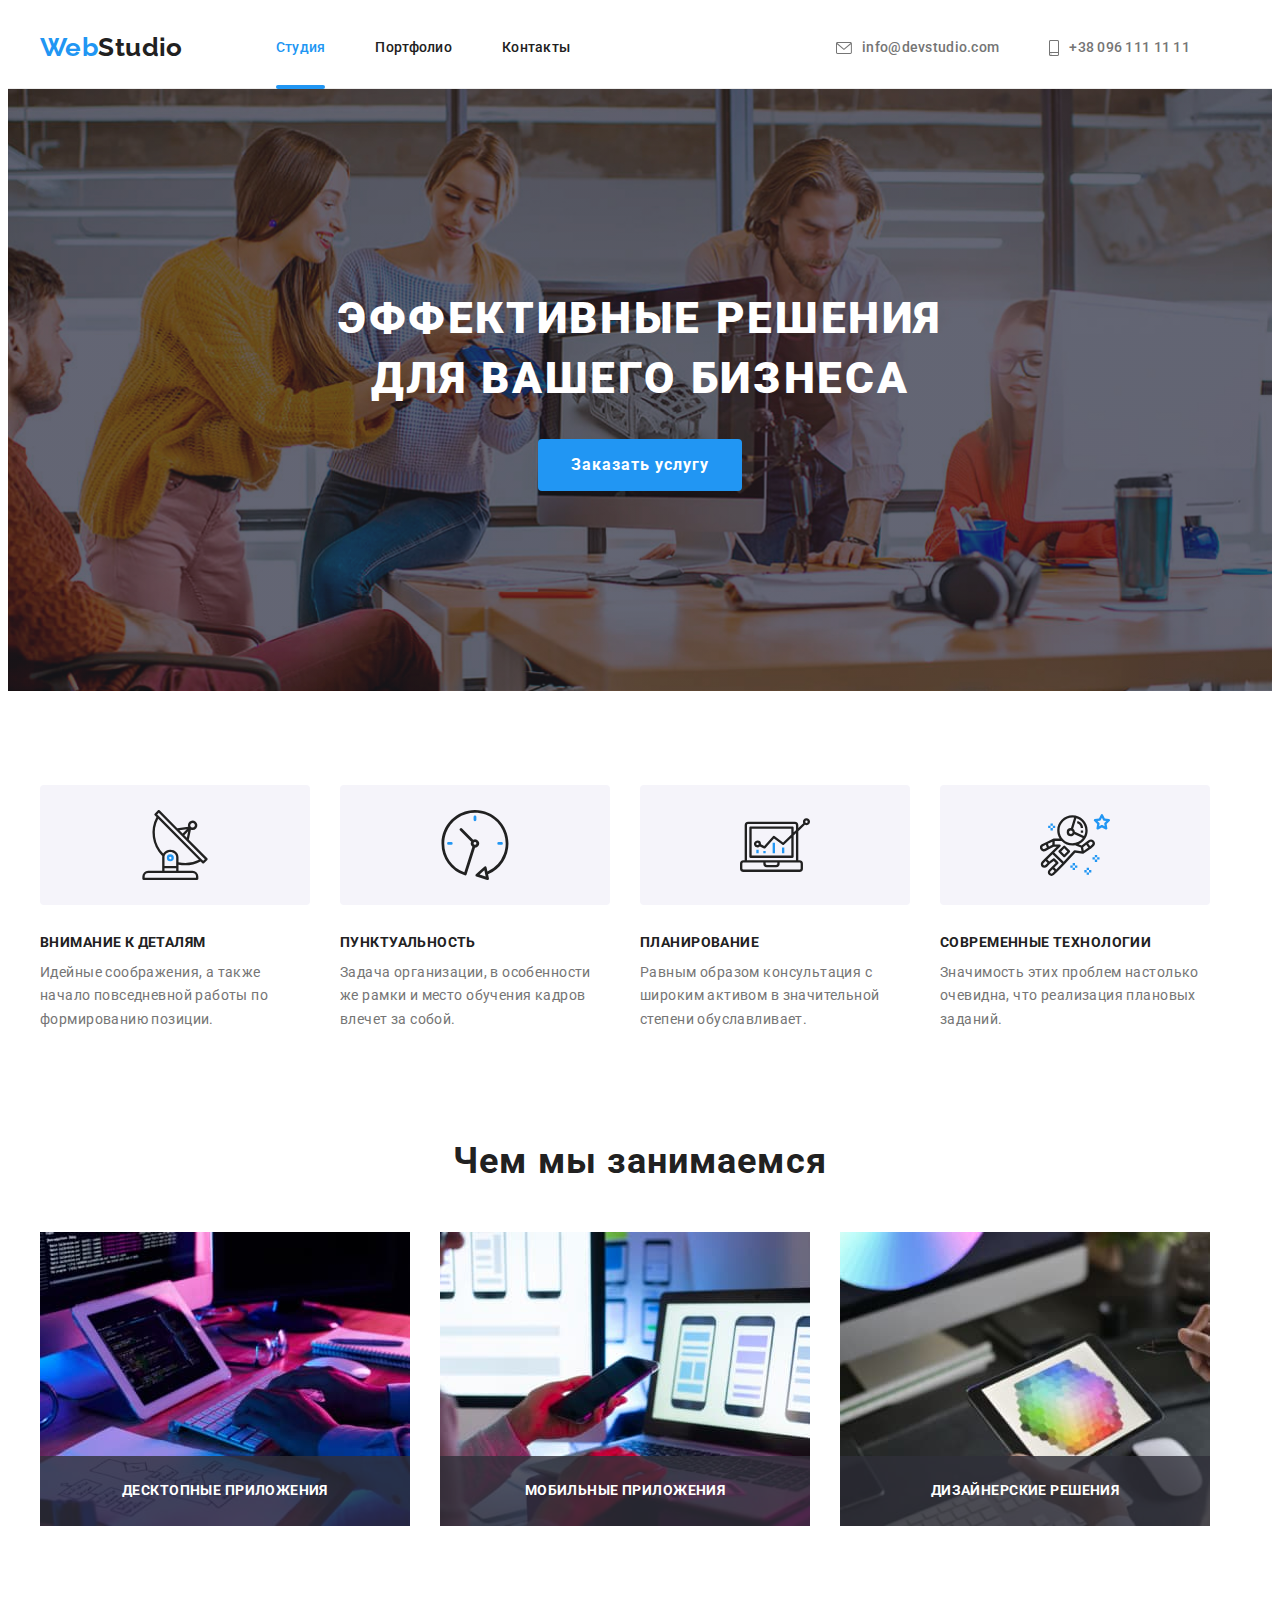
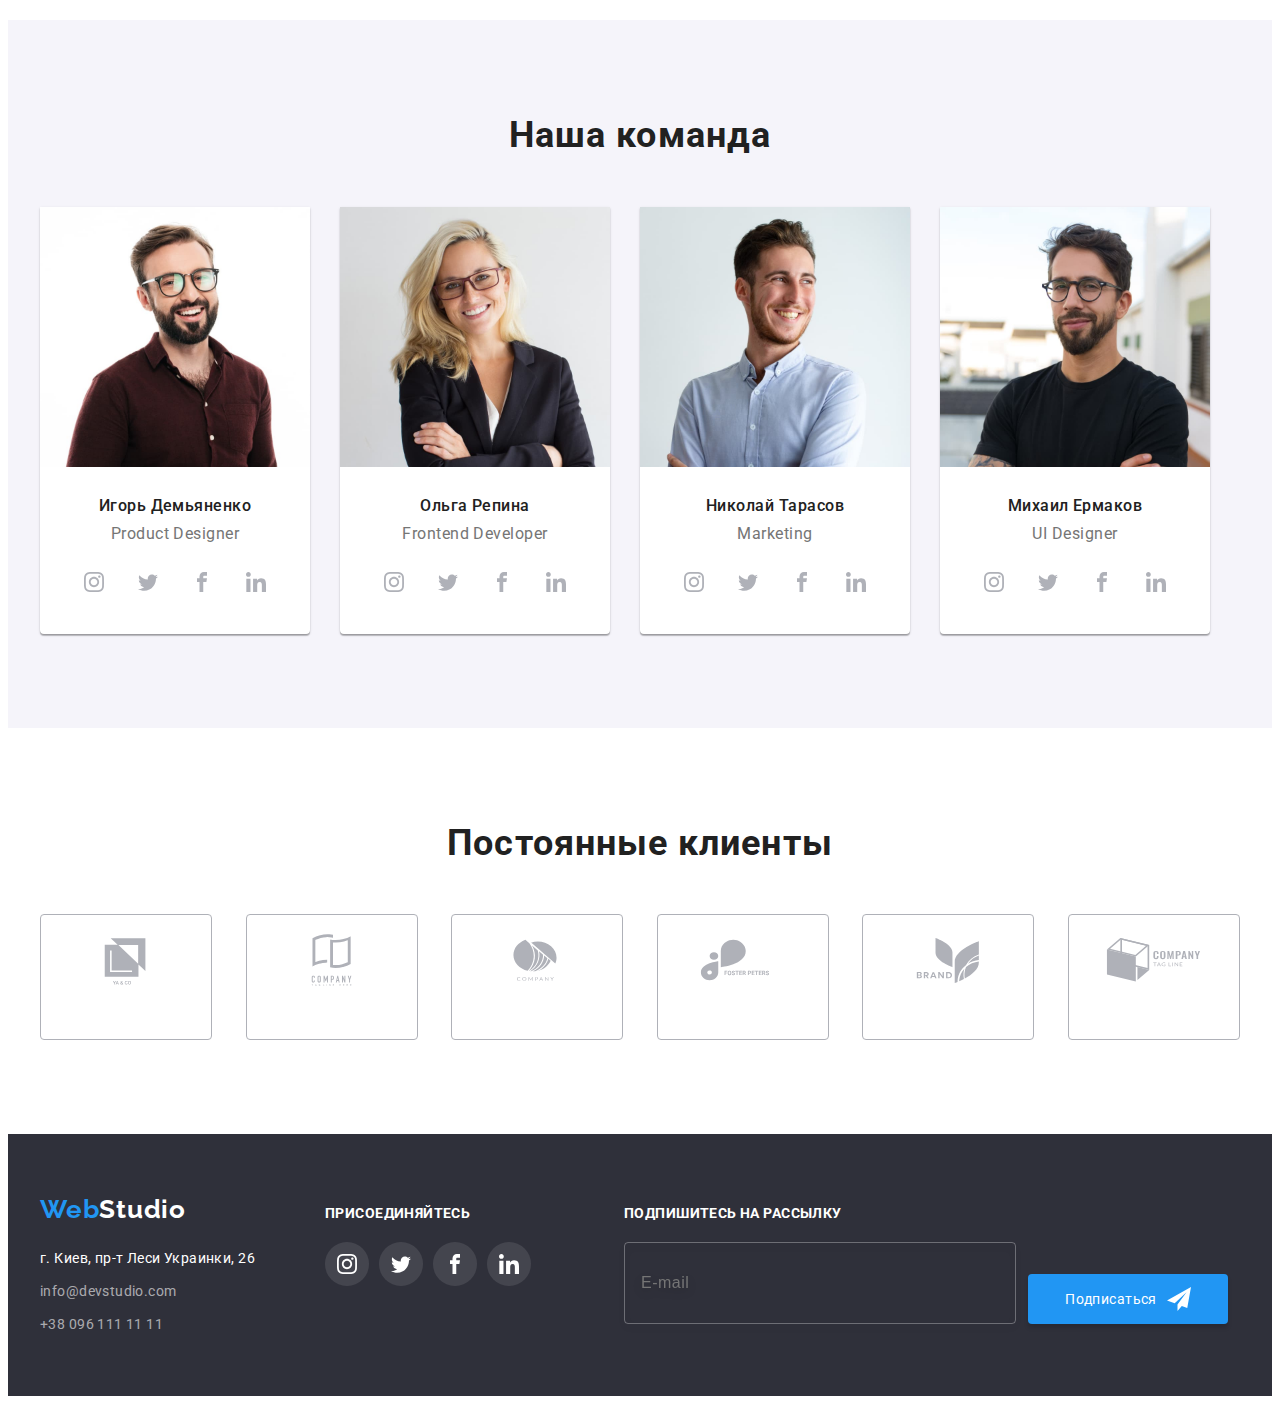
<file: index.html>
<!DOCTYPE html>
<html lang="ru">
<head>
    <meta charset="UTF-8">
    <meta http-equiv="X-UA-Compatible" content="IE=edge">
    <meta name="viewport" content="width=device-width, initial-scale=1.0">
    <title>Главная страница</title>
    <link href="https://fonts.googleapis.com/css2?family=Raleway:wght@700&family=Roboto:wght@400;500;700;900&display=swap" rel="stylesheet">
    <link rel="stylesheet" href="https://cdnjs.cloudflare.com/ajax/libs/modern-normalize/1.1.0/modern-normalize.min.css" integrity="sha512-wpPYUAdjBVSE4KJnH1VR1HeZfpl1ub8YT/NKx4PuQ5NmX2tKuGu6U/JRp5y+Y8XG2tV+wKQpNHVUX03MfMFn9Q==" crossorigin="anonymous" referrerpolicy="no-referrer" />
    <link rel="stylesheet" href="./css/main.min.css">
</head>
<body>
   
    <!-- Шапка сайта -->
    <header class="header">
        <div class="container">
            <nav class="nav">
                <a href="./index.html" class="nav__logo">Web<span class="nav__logo--second-part">Studio</span></a>

                <ul class="site-nav">
                    <li class="site-nav__item item"><a href="./index.html" class="site-nav__link list current">Студия
                    </a></li>
                    <li class="site-nav__item item"><a href="./portfolio.html" class="site-nav__link list">Портфолио</a></li>
                    <li class="site-nav__item item"><a href="" class="site-nav__link list">Контакты</a></li>
                </ul>
            </nav>

            <ul class="contact-nav">
                <li class="contact-nav__item item"><a href="mailto:info@devstudio.com" class="contact-nav__link list">
                    <svg class="contact-nav__icon" width="16" height="12">
                        <use href="./images/icons.svg#icon-envelope"></use>
                      </svg>
                    info@devstudio.com</a></li>
                <li class="contact-nav__item item"><a href="tel:380961111111" class="contact-nav__link list">
                    <svg class="contact-nav__icon" width="10" height="16">
                        <use href="./images/icons.svg#icon-smartphone"></use>
                    </svg>
                    +38 096 111 11 11</a></li>
            </ul>

        </div>
    </header>


    <main>

        <!-- Эффективные решения для вашего бизнеса -->
        <section class="hero">
            <div class="container">
                <h1 class="hero__title">Эффективные решения для вашего бизнеса</h1>
                <button type="button" class="hero__button button" data-modal-open>Заказать услугу</button>
            </div>
        </section>

        <!-- Особенности -->
        <section class="feature">
            <div class="container">
                <h2 class="section-title visually-hidden">Особенности</h2>
                <ul class="feature__list">
                    <li class="feature__item item">
                        <div class="svg-container">
                            <svg class="svg-container__icon" width="70" height="70">
                                <use href="./images/icons.svg#icon-antenna"></use>
                            </svg>
                        </div>
                        <h3 class="feature__title">Внимание к деталям</h3>
                        <p class="feature__paragraph">Идейные соображения, а также начало повседневной работы по формированию позиции.</p>
                    </li>
                    <li class="feature__item item">
                        <div class="svg-container">
                            <svg class="svg-container__icon" width="70" height="70">
                                <use href="./images/icons.svg#icon-clock"></use>
                            </svg>
                        </div>
                        <h3 class="feature__title">Пунктуальность</h3>
                        <p class="feature__paragraph">Задача организации, в особенности же рамки и место обучения кадров влечет за собой.</p>
                    </li>
                    <li class="feature__item item">
                        <div class="svg-container">
                            <svg class="svg-container__icon" width="70" height="70">
                                <use href="./images/icons.svg#icon-diagram"></use>
                            </svg>
                        </div>
                        <h3 class="feature__title">Планирование</h3>
                        <p class="feature__paragraph">Равным образом консультация с широким активом в значительной степени обуславливает.</p>
                    </li>
                    <li class="feature__item item">
                        <div class="svg-container">
                            <svg class="svg-container__icon" width="70" height="70">
                                <use href="./images/icons.svg#icon-astronaut"></use>
                            </svg>
                        </div>
                        <h3 class="feature__title">Современные технологии</h3>
                        <p class="feature__paragraph">Значимость этих проблем настолько очевидна, что реализация плановых заданий.</p>
                    </li>
                </ul>
            </div>
        </section>

        <!-- Чем мы занимаемся -->
        <section class="profession">
            <div class="container">
                <h2 class="section-title">Чем мы занимаемся</h2>
                <ul class="profession__list">
                    <li class="profession__item item">
                        <img src="./images/what_are_we_doing_1.jpg" alt="Создания алгоритмов решения проблем" width="370">
                        <p class="profession__text">Десктопные приложения</p>
                    </li>
                    <li class="profession__item item">
                      <img src="./images/what_are_we_doing_2.jpg" alt="Создания адаптивных сайтов" width="370">
                      <p class="profession__text">Мобильные приложения</p>
                    </li>
                    <li class="profession__item item">
                      <img src="./images/what_are_we_doing_3.jpg" alt="Дизайн сайтов" width="370">
                      <p class="profession__text">Дизайнерские решения</p>
                    </li>
                </ul>
            </div>
        </section>

        <!-- Наша команда -->
        <section class="team">
            <div class="container">
                <h2 class="section-title">Наша команда</h2>
                <ul class="team__list">
                    <li class="team__item">
                        <img src="./images/our_team_1.jpg" alt="Игорь Демьяненко" width="270">
                        <div class="team__container">
                            <h3>Игорь Демьяненко</h3>
                            <p>Product Designer</p>
                            <ul class="team-social__list list">
                                <li class="team-social__item item"><a href="" class="team-social__link link">
                                    <svg class="team-social__icon" width="20" height="20">
                                        <use href="./images/icons.svg#icon-instagram"></use>
                                    </svg>
                                </a></li>
                                <li class="team-social__item item"><a href="" class="team-social__link link">
                                  <svg class="team-social__icon" width="20" height="20">
                                        <use href="./images/icons.svg#icon-twitter"></use>
                                    </svg>
                                </a></li>
                                <li class="team-social__item item"><a href="" class="team-social__link link">
                                    <svg class="team-social__icon" width="20" height="20">
                                        <use href="./images/icons.svg#icon-facebook" width="20" height="20"></use>
                                    </svg>
                                </a></li>
                                <li class="team-social__item item"><a href="" class="team-social__link link">
                                    <svg class="team-social__icon" width="20" height="20">
                                        <use href="./images/icons.svg#icon-linkedin"></use>
                                    </svg>
                                </a></li>
                            </ul>
                        </div>
                    </li>
                    <li class="team__item">
                        <img src="./images/our_team_2.jpg" alt="Ольга Репина" width="270">
                        <div class="team__container">
                            <h3>Ольга Репина</h3>
                            <p>Frontend Developer</p>
                            <ul class="team-social__list list">
                                <li class="team-social__item item"><a href="" class="team-social__link link">
                                    <svg class="team-social__icon" width="20" height="20">
                                        <use href="./images/icons.svg#icon-instagram"></use>
                                    </svg>
                                </a></li>
                                <li class="team-social__item item"><a href="" class="team-social__link link">
                                    <svg class="team-social__icon" width="20" height="20">
                                        <use href="./images/icons.svg#icon-twitter"></use>
                                    </svg>
                                </a></li>
                                <li class="team-social__item item"><a href="" class="team-social__link link">
                                    <svg class="team-social__icon" width="20" height="20">
                                        <use href="./images/icons.svg#icon-facebook" width="20" height="20"></use>
                                    </svg>
                                </a></li>
                                <li class="team-social__item item"><a href="" class="team-social__link link">
                                    <svg class="team-social__icon" width="20" height="20">
                                        <use href="./images/icons.svg#icon-linkedin"></use>
                                    </svg>
                                </a></li>
                            </ul>
                        </div>
                    </li>
                    <li class="team__item">
                        <img src="./images/our_team_3.jpg" alt="Николай Тарасов" width="270">
                        <div class="team__container">
                            <h3>Николай Тарасов</h3>
                            <p>Marketing</p>
                            <ul class="team-social__list list">
                                <li class="team-social__item item"><a href="" class="team-social__link link">
                                    <svg class="team-social__icon" width="20" height="20">
                                        <use href="./images/icons.svg#icon-instagram"></use>
                                    </svg>
                                </a></li>
                                <li class="team-social__item item"><a href="" class="team-social__link link">
                                    <svg class="team-social__icon" width="20" height="20">
                                        <use href="./images/icons.svg#icon-twitter"></use>
                                    </svg>
                                </a></li>
                                <li class="team-social__item item"><a href="" class="team-social__link link">
                                    <svg class="team-social__icon" width="20" height="20">
                                        <use href="./images/icons.svg#icon-facebook" width="20" height="20"></use>
                                    </svg>
                                </a></li>
                                <li class="team-social__item item"><a href="" class="team-social__link link">
                                    <svg class="team-social__icon" width="20" height="20">
                                        <use href="./images/icons.svg#icon-linkedin"></use>
                                    </svg>
                                </a></li>
                            </ul>
                        </div>
                    </li>
                    <li class="team__item item">
                        <img src="./images/our_team_4.jpg" alt="Михаил Ермаков" width="270">
                        <div class="team__container">
                            <h3>Михаил Ермаков</h3>
                            <p>UI Designer</p>
                            <ul class="team-social__list list">
                                <li class="team-social__item item"><a href="" class="team-social__link link">
                                    <svg class="team-social__icon" width="20" height="20">
                                        <use href="./images/icons.svg#icon-instagram"></use>
                                    </svg>
                                </a></li>
                                <li class="team-social__item item"><a href="" class="team-social__link link">
                                    <svg class="team-social__icon" width="20" height="20">
                                        <use href="./images/icons.svg#icon-twitter"></use>
                                    </svg>
                                </a></li>
                                <li class="team-social__item item"><a href="" class="team-social__link link">
                                    <svg class="team-social__icon" width="20" height="20">
                                        <use href="./images/icons.svg#icon-facebook" width="20" height="20"></use>
                                    </svg>
                                </a></li>
                                <li class="team-social__item item"><a href="" class="team-social__link link">
                                    <svg class="team-social__icon" width="20" height="20">
                                        <use href="./images/icons.svg#icon-linkedin"></use>
                                    </svg>
                                </a></li>
                            </ul>
                    </div>
                    </li>
                </ul>
            </div>
        </section>
        <section class="clients">
          <div class="container">
            <h2 class="section-title">Постоянные клиенты</h2>
            <ul class="clients__list list">
              <li class="clients__item">
                <a href="" class="clients__link link">
                  <svg class="clients__icon" width="106" height="60">
                    <use href="./images/icons.svg#logo-1"></use>
                  </svg>
                </a>
              </li>
              <li class="clients__item">
                <a href="" class="clients__link link">
                  <svg class="clients__icon" width="106" height="60">
                    <use href="./images/icons.svg#logo-2"></use>
                  </svg>
                </a>
              </li>
              <li class="clients__item">
                <a href="" class="clients__link  link">
                  <svg class="clients__icon" width="106" height="60">
                    <use href="./images/icons.svg#logo-3"></use>
                  </svg>
                </a>
              </li>
              <li class="clients__item">
                <a href="" class="clients__link  link">
                  <svg class="clients__icon" width="106" height="60">
                    <use href="./images/icons.svg#logo-4"></use>
                  </svg>
                </a>
              </li>
              <li class="clients__item">
                <a href="" class="clients__link  link">
                  <svg class="clients__icon" width="106" height="60">
                    <use href="./images/icons.svg#logo-5"></use>
                  </svg>
                </a>
              </li>
              <li class="clients__item">
                <a href="" class="clients__link  link">
                  <svg class="clients__icon" width="106" height="60">
                    <use href="./images/icons.svg#logo-6"></use>
                  </svg>
                </a>
              </li>
            </ul>
          </div>
        </section>
    </main>    

    <!-- Подвал сайту -->
    <footer class="footer">
        <div class="footer__flex container">

          <div>
            <a href="index.html" class="footer__logo link"><span class="footer__logo--first-part">Web</span>Studio</a>
            <address>
              <p class="footer__address">г. Киев, пр-т Леси Украинки, 26</p>
            </address>
            <ul class="footer__list">
              <li class="footer__item">
                <a href="mailto:info@devstudio.com" class="footer__link link">info@devstudio.com</a>
              </li>
              <li><a href="tel:+380961111111" class="footer__link link">+38 096 111 11 11</a></li>
            </ul>
          </div>

          <div class="footer-social">
            <h3 class="footer-social__title">присоединяйтесь</h3>
            <ul class="footer-social__list">
              <li class="footer-social__item">
                <a href="" class="footer-social__link link">
                  <svg class="footer-social__icon" width="20" height="20">
                    <use href="./images/icons.svg#icon-instagram"></use>
                  </svg>
                </a>
              </li>
              <li class="footer-social__item">
                <a href="" class="footer-social__link link">
                  <svg class="footer-social__icon" width="20" height="20">
                    <use href="./images/icons.svg#icon-twitter"></use>
                  </svg>
                </a>
              </li>
              <li class="footer-social__item">
                <a href="" class="footer-social__link link">
                  <svg class="footer-social__icon" width="20" height="20">
                    <use href="./images/icons.svg#icon-facebook"></use>
                  </svg>
                </a>
              </li>
              <li class="footer-social__item">
                <a href="" class="footer-social__link link">
                  <svg class="footer-social__icon" width="20" height="20">
                    <use href="./images/icons.svg#icon-linkedin"></use>
                  </svg>
                </a>
              </li>
            </ul>
          </div>

          <div class="footer-mailing">
            <h3 class="footer-mailing__title">Подпишитесь на рассылку</h3>
            <form class="footer-form">
              <input type="email" 
              placeholder="E-mail" 
              name="footer-mail" 
              class="footer-form__mail">
              <button type="submit" class="button footer-form__button">Подписаться
                <svg class="footer-form__icon" width="24" height="24">
                  <use href="./images/icons.svg#icon-send-telegram"></use>
                </svg>
              </button>
            </form>
          </div>

        </div>
      </footer>
      
      <div class="backdrop is-hidden" data-modal>
        <div class="modal">
          <button data-modal-close type="button" class="close-button">
            <svg class="modal-icon" width="18" height="18">
              <use href="./images/icons.svg#icon-close"></use>
            </svg>
          </button>

          <p class="modal-title">Оставьте, свои данные, мы вам перезвоним</p>
          <form class="modal-form">
            <div class="form-field">   
              <label for="name" class="form-label">Имя</label>  
              <div class="input-wrap">   
                <input 
                type="text" 
                class="modal-input" 
                name="user-name" 
                id="user-name"
                required>
                <svg class="form-icon" width="15" height="12">
                  <use href="./images/icons.svg#icon-person"></use>
              </svg>
            </div>   
            </div>

            <div class="form-field">  
              <label for="phone" class="form-label">Телефон</label>
              <div class="input-wrap">   
                <input 
                type="tel" 
                class="modal-input"  
                name="user-phone" 
                id="user-phone"
                required>
                <svg class="form-icon" width="15" height="12">
                  <use href="./images/icons.svg#icon-phone"></use>
              </svg>
            </div>  
            </div>

            <div class="form-field">  
              <label for="user-email" class="form-label">Почта</label>
              <div class="input-wrap"> 
                <input 
                type="email" 
                class="modal-input" 
                name="user-email" 
                id="user-email"
                required>
                <svg class="form-icon" width="15" height="12">
                  <use href="./images/icons.svg#icon-email"></use>
              </svg>
            </div>
            </div>

            <div class="form-field">  
              <label for="modal-text" class="form-label">Комментарий</label>
              <textarea 
              name="modal-text" 
              id="modal-text" 
              class="modal-text"
              placeholder="Введите текст"></textarea>
            </div>
            

            <div class="form-field modal-check">  
              <input 
              type="checkbox"
              id="privacy"
              class="input-check visually-hidden"
              name="privacy">
              <label for="privacy" class="check-text">
                <span>
                  <svg class="check-icon" width="16" height="15">
                    <use href="./images/icons.svg#icon-check"></use>
                </svg>
                </span>
                Соглашаюсь с рассылкой и принимаю&nbsp<a href="">Условия договора</a></label>
            </div>

            <button type="submit" class="modal-button">Отправить</button>
          </form>
        </div>
      </div>
      <script src="./js/modal.js"></script>
</body>
</html>
</file>
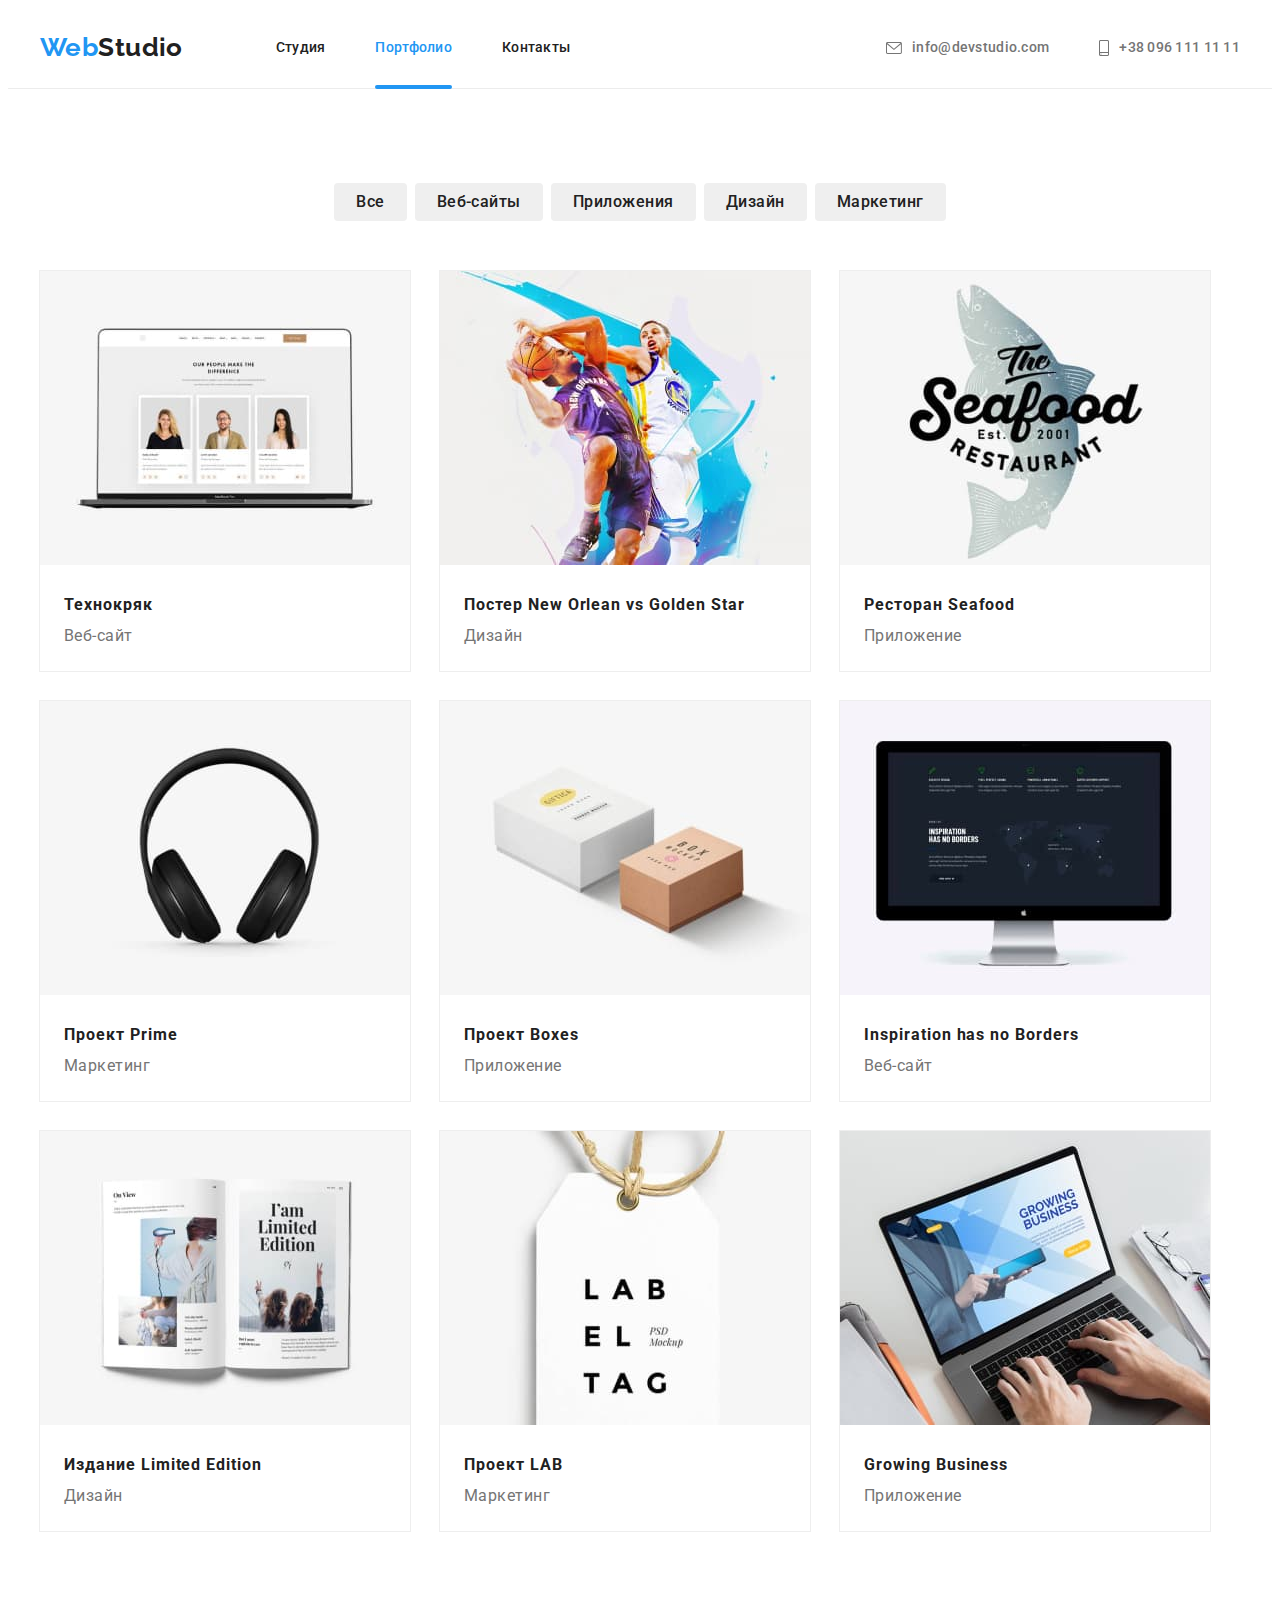
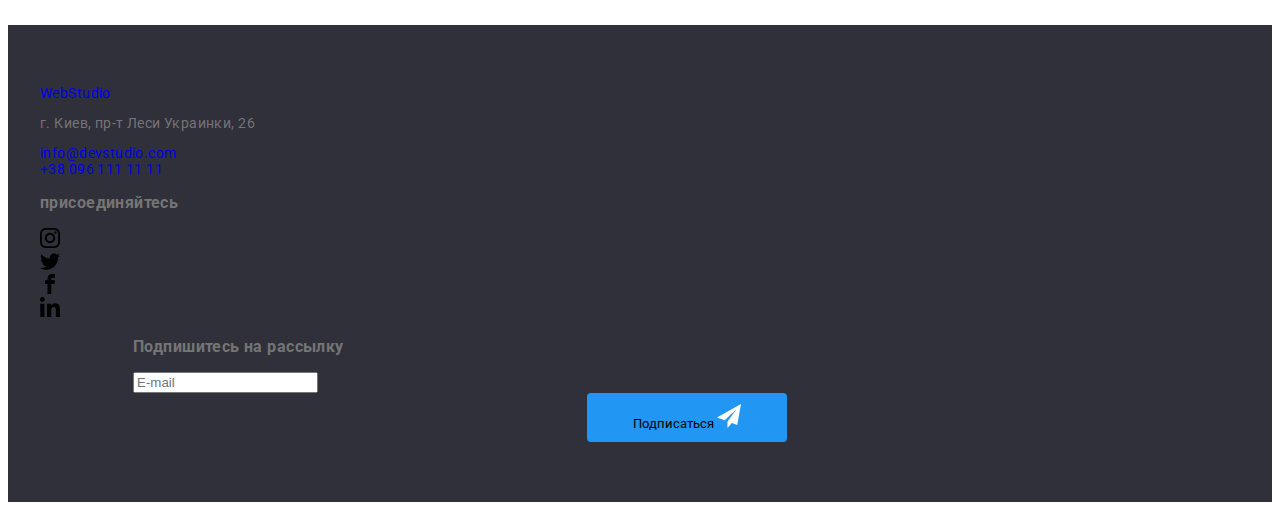
<file: portfolio.html>
<!DOCTYPE html>
<html lang="ru">
<head>
    <meta charset="UTF-8">
    <meta http-equiv="X-UA-Compatible" content="IE=edge">
    <meta name="viewport" content="width=device-width, initial-scale=1.0">
    <title>Портфолио</title>
    <link href="https://fonts.googleapis.com/css2?family=Raleway:wght@700&family=Roboto:wght@400;500;700&display=swap" rel="stylesheet">
    <link rel="stylesheet" href="https://cdnjs.cloudflare.com/ajax/libs/modern-normalize/1.1.0/modern-normalize.min.css" integrity="sha512-wpPYUAdjBVSE4KJnH1VR1HeZfpl1ub8YT/NKx4PuQ5NmX2tKuGu6U/JRp5y+Y8XG2tV+wKQpNHVUX03MfMFn9Q==" crossorigin="anonymous" referrerpolicy="no-referrer" />
    <link rel="stylesheet" href="./css/main.min.css">
</head>
<body>
    <!-- Шапка сайта -->
    <header class="header">
        <div class="container main-menu">
            <nav class="nav">
                <a href="./index.html" class="nav__logo">Web<span class="nav__logo--second-part">Studio</span></a>

                <ul class="site-nav">
                    <li class="site-nav__item item"><a href="./index.html" class="site-nav__link list">Студия</a></li>
                    <li class="site-nav__item item"><a href="./portfolio.html" class="site-nav__link list current">Портфолио</a></li>
                    <li class="site-nav__item item"><a href="" class="site-nav__link list">Контакты</a></li>
                </ul>
            </nav>

            <ul class="contact-nav">
                <li class="contact-nav__item item"><a href="mailto:info@devstudio.com" class="contact-nav__link list">
                    <svg class="contact-nav__icon" width="16px" height="12px">
                        <use href="./images/icons.svg#icon-envelope"></use>
                      </svg>
                    info@devstudio.com</a></li>
                <li class="contact-item item"><a href="tel:380961111111" class="contact-phone list">
                    <svg class="contact-nav__icon" width="10px" height="16px">
                        <use href="./images/icons.svg#icon-smartphone"></use>
                    </svg>
                    +38 096 111 11 11</a></li>
            </ul>
        </div>
    </header>

    <main>

        <section class="portfolio">
            <div class="container portfolio-block">
                <h1 class="visually-hidden">Портфолио</h1>

                <div class="filtres">
                    <ul>
                        <li class="item"><button type="button">Все</button></li>
                        <li class="item"><button type="button">Веб-сайты</button></li>
                        <li class="item"><button type="button">Приложения</button></li>
                        <li class="item"><button type="button">Дизайн</button></li>
                        <li class="item"><button type="button">Маркетинг</button></li>
                    </ul>         
                </div>

                <ul class="portfolio-set portfolio-list">
                        <li class="card-set-item"><a href="" class="portfolio-link link">
                          <div class="portfolio-overlay">
                            <div class="overlay-container">
                                <img src="./images/portfolio/portfolio-1.jpg" alt="Веб-сайт Технокряк" width="370">
                                <p class="portfolio-top-text">
                                  Ресурс предлагает комплексные предложения с разным уровнем функционала и
                                  сервисов. Все это позволит посетителю получить исчерпывающие сведения о компании
                                  или частном лице.
                                </p>
                            </div>
                              <div class="portfolio-description">
                                  <h2>Технокряк</h2>
                                  <p class="portfolio-title">Веб-сайт</p>
                              </div>
                          </div>
                        </a></li>

                        <li class="card-set-item portfolio-shadow"><a href="" class="portfolio-link link">
                          <div class="overlay-container">
                            <img src="./images/portfolio/portfolio-2.jpg" alt="Дизайн постера" width="370">
                            <p class="portfolio-top-text">
                              Ресурс предлагает комплексные предложения с разным уровнем функционала и
                              сервисов. Все это позволит посетителю получить исчерпывающие сведения о компании
                              или частном лице.
                            </p>
                          </div>
                            <div class="portfolio-description">
                                <h2>Постер New Orlean vs Golden Star</h2>
                                <p class="portfolio-title">Дизайн</p>
                            </div>
                        </a></li>

                        <li class="card-set-item portfolio-shadow"><a href="" class="portfolio-link link">
                          <div class="overlay-container">
                            <img src="./images/portfolio/portfolio-3.jpg" alt="Приложение для ресторана" width="370">
                            <p class="portfolio-top-text">
                              Ресурс предлагает комплексные предложения с разным уровнем функционала и
                              сервисов. Все это позволит посетителю получить исчерпывающие сведения о компании
                              или частном лице.
                            </p>
                          </div>
                            <div class="portfolio-description">
                                <h2>Ресторан Seafood</h2>
                                <p class="portfolio-title">Приложение</p>
                            </div>
                        </a></li>

                        <li class="card-set-item portfolio-shadow"><a href="" class="portfolio-link link">
                          <div class="overlay-container">
                            <img src="./images/portfolio/portfolio-4.jpg" alt="Маркетинг проектов" width="370">
                            <p class="portfolio-top-text">
                              Ресурс предлагает комплексные предложения с разным уровнем функционала и
                              сервисов. Все это позволит посетителю получить исчерпывающие сведения о компании
                              или частном лице.
                            </p>
                          </div>
                            <div class="portfolio-description">
                                <h2>Проект Prime</h2>
                                <p class="portfolio-title">Маркетинг</p>
                            </div>
                        </a></li>
 
                        <li class="card-set-item portfolio-shadow"><a href="" class="portfolio-link link">
                          <div class="overlay-container">
                            <img src="./images/portfolio/portfolio-5.jpg" alt="Приложение к проектам" width="370">
                            <p class="portfolio-top-text">
                              Ресурс предлагает комплексные предложения с разным уровнем функционала и
                              сервисов. Все это позволит посетителю получить исчерпывающие сведения о компании
                              или частном лице.
                            </p>
                          </div>
                            <div class="portfolio-description">
                                <h2>Проект Boxes</h2>
                                <p class="portfolio-title">Приложение</p>
                            </div>
                        </a></li>

                        <li class="card-set-item portfolio-shadow"><a href="" class="portfolio-link link">
                          <div class="overlay-container">
                            <img src="./images/portfolio/portfolio-6.jpg" alt="Веб-сайт" width="370">
                            <p class="portfolio-top-text">
                              Ресурс предлагает комплексные предложения с разным уровнем функционала и
                              сервисов. Все это позволит посетителю получить исчерпывающие сведения о компании
                              или частном лице.
                            </p>
                          </div>
                            <div class="portfolio-description">
                                <h2>Inspiration has no Borders</h2>
                                <p class="portfolio-title">Веб-сайт</p>
                            </div>
                        </a></li>

                        <li class="card-set-item portfolio-shadow"><a href="" class="portfolio-link link">
                          <div class="overlay-container">
                            <img src="./images/portfolio/portfolio-7.jpg" alt="Дизайн изданий" width="370">
                            <p class="portfolio-top-text">
                              Ресурс предлагает комплексные предложения с разным уровнем функционала и
                              сервисов. Все это позволит посетителю получить исчерпывающие сведения о компании
                              или частном лице.
                            </p>
                          </div>
                            <div class="portfolio-description">
                                <h2>Издание Limited Edition</h2>
                                <p class="portfolio-title">Дизайн</p>
                            </div>
                        </a></li>

                        <li class="card-set-item portfolio-shadow"><a href="" class="portfolio-link link">
                          <div class="overlay-container">
                            <img src="./images/portfolio/portfolio-8.jpg" alt="Маркетинг проекту" width="370">
                            <p class="portfolio-top-text">
                              Ресурс предлагает комплексные предложения с разным уровнем функционала и
                              сервисов. Все это позволит посетителю получить исчерпывающие сведения о компании
                              или частном лице.
                            </p>
                          </div>
                            <div class="portfolio-description">
                                <h2>Проект LAB</h2>
                                <p class="portfolio-title">Маркетинг</p>
                            </div>
                        </a></li>

                        <li class="card-set-item portfolio-shadow"><a href="" class="portfolio-link link">
                          <div class="overlay-container">
                            <img src="./images/portfolio/portfolio-9.jpg" alt="Приложение для бизнеса" width="370">
                            <p class="portfolio-top-text">
                              Ресурс предлагает комплексные предложения с разным уровнем функционала и
                              сервисов. Все это позволит посетителю получить исчерпывающие сведения о компании
                              или частном лице.
                            </p>
                          </div>
                            <div class="portfolio-description">
                                <h2>Growing Business</h2>
                                <p class="portfolio-title">Приложение</p>
                            </div>
                        </a></li>
                    </ul>
            </div>
        </section>
    
    
    </main>

    <!-- Подвал сайту -->
    <footer class="footer">
      <div class="container footer-flex">

        <div>
          <a href="index.html" class="footer-logo link"><span class="footer-half-logo">Web</span>Studio</a>
          <address>
            <p class="footer-address">г. Киев, пр-т Леси Украинки, 26</p>
          </address>
          <ul class="footer-list">
            <li class="footer-item">
              <a href="mailto:info@devstudio.com" class="footer-post link">info@devstudio.com</a>
            </li>
            <li><a href="tel:+380961111111" class="footer-tel link">+38 096 111 11 11</a></li>
          </ul>
        </div>

        <div class="footer-soc">
          <h3 class="footer-soc-title">присоединяйтесь</h3>
          <ul class="footer-soc-list">
            <li class="footer-soc-item">
              <a href="" class="footer-soc-link link">
                <svg class="footer-soc-icon" width="20" height="20">
                  <use href="./images/icons.svg#icon-instagram"></use>
                </svg>
              </a>
            </li>
            <li class="footer-soc-item">
              <a href="" class="footer-soc-link link">
                <svg class="footer-soc-icon" width="20" height="20">
                  <use href="./images/icons.svg#icon-twitter"></use>
                </svg>
              </a>
            </li>
            <li class="footer-soc-item">
              <a href="" class="footer-soc-link link">
                <svg class="footer-soc-icon" width="20" height="20">
                  <use href="./images/icons.svg#icon-facebook"></use>
                </svg>
              </a>
            </li>
            <li class="footer-soc-item">
              <a href="" class="footer-soc-link link">
                <svg class="footer-soc-icon" width="20" height="20">
                  <use href="./images/icons.svg#icon-linkedin"></use>
                </svg>
              </a>
            </li>
          </ul>
        </div>

        <div class="footer-mailing">
          <h3 class="footer-mailing-title">Подпишитесь на рассылку</h3>
          <form class="form-mailing">
            <input type="email" 
            placeholder="E-mail" 
            name="footer-mail" 
            class="footer-mail">
            <button type="submit" class="button footer-button">Подписаться
              <svg class="send-icon" width="24" height="24">
                <use href="./images/icons.svg#icon-send-telegram"></use>
              </svg>
            </button>
          </form>
        </div>

      </div>
    </footer>
</body>
</html>
</file>
<file: css/main.min.css>
:root{--primary-text-color:#212121;--primary-bg-color:#FFFFFF;--accent-color:#2196F3;--secondary-text-color:#757575;--secondary-bg-color:#2F303A;--primary-cubic-function: 250ms cubic-bezier(0.4, 0, 0.2, 1);--hero-button-hover-color: #188ce8;--svg-links-color: #afb1b8;--team-background-color: #f5f4fa;--header-border-color: #ececec;--projects-border-color: #eeeeee}body{background:var(--primary-bg-color);color:var(--secondary-text-color);font-family:Roboto,sans-serif;letter-spacing:.03em;font-size:14px}a{text-decoration:none}img{display:block;max-width:100%;height:auto}ul{list-style:none;margin:0;padding:0}.visually-hidden{position:absolute;width:1px;height:1px;margin:-1px;border:0;padding:0;white-space:nowrap;clip-path:inset(100%);clip:rect(0 0 0 0);overflow:hidden}.footer-form__button,.footer-form__mail,.footer-social__link,.team-social__link,.profession__text,.svg-container,.contact-nav__link,.nav,header,.modal-button,.hero__button,.check-text span,.check-text,.close-button{display:flex;align-items:center}.container{width:1200px;padding-left:15px;padding-right:15px;margin-left:auto;margin-right:auto}.backdrop{position:fixed;top:0;left:0;width:100%;height:100%;background-color:rgba(0,0,0,.2);opacity:1;transition:opacity var(--primary-cubic-function)}.backdrop.is-hidden{opacity:0;pointer-events:none}.backdrop.is-hidden .modal{transform:translate(-50%, -50%) scale(0.5)}.modal{position:absolute;top:50%;left:50%;transform:scale(1) translate(-50%, -50%);width:528px;height:581px;background-color:var(--primary-bg-color);box-shadow:0px 1px 3px rgba(0,0,0,.12),0px 1px 1px rgba(0,0,0,.14),0px 2px 1px rgba(0,0,0,.2);border-radius:4px;transition:var(--primary-cubic-function);padding:40px 39px 40px 41px}.modal-title{font-size:20px;line-height:1.04;font-weight:700;color:var(--primary-text-color);margin:0 0 12px 0}.modal-input{width:100%;height:40px;border:1px solid rgba(33,33,33,.2);border-radius:4px;background-color:rgba(0,0,0,0);padding-left:42px;font:inherit}.modal-input:focus,.modal-input:hover{border:1px solid var(--accent-color);outline:rgba(0,0,0,0)}.modal-text{width:100%;height:120px;padding-left:16px;padding-top:12px;border-radius:4px;resize:none;margin-top:4px;background-color:rgba(0,0,0,0);border:1px solid rgba(33,33,33,.2)}.modal-text::placeholder{font-weight:400;font-size:14px;line-height:1.14;letter-spacing:.01em;color:rgba(117,117,117,.5)}.modal-text:focus,.modal-text:hover{border:1px solid var(--accent-color);outline:rgba(0,0,0,0)}.close-button{position:absolute;top:8px;right:8px;justify-content:center;width:30px;height:30px;cursor:pointer;background:var(--primary-bg-color);border:1px solid rgba(0,0,0,.1);border-radius:50%;transition-property:fill;transition:var(--primary-cubic-function)}.close-button:hover,.close-button:focus{fill:var(--accent-color)}.form-icon{position:absolute;top:50%;left:15px;transform:translateY(-50%);display:inline-block;width:18px;height:18px}.modal-input:hover+.form-icon{fill:var(--accent-color)}.modal-input:focus+.form-icon{fill:var(--accent-color)}.form-label{display:block;margin-bottom:4px;font-weight:400;font-size:12px;line-height:1.17;letter-spacing:.01em;color:var(--secondary-text-color)}.input-wrap{position:relative}.form-field{margin-bottom:10px}.check-text{font-weight:400;font-size:14px;line-height:1.71;letter-spacing:.03em;color:var(--secondary-text-color)}.check-text a{color:var(--accent-color);text-decoration-line:underline}.check-text span{margin-right:8px;justify-content:center}.check-icon{border:1px solid var(--primary-text-color);background-color:rgba(0,0,0,0);fill:rgba(0,0,0,0);transition:border var(--primary-cubic-function)}.modal-check{display:flex;justify-content:center;margin-bottom:30px;margin-top:20px}.input-check:checked+.check-text span{background-color:var(--accent-color);border:none}.input-check:checked+.check-text .check-icon,.input-check:hover+.check-text .check-icon{fill:var(--primary-bg-color);border:1px solid var(--accent-color)}.button{border-radius:4px;min-width:200px;padding:10px 32px;background-color:var(--accent-color);cursor:pointer;margin:0 auto;display:block;font-family:inherit;border:1px solid rgba(0,0,0,0)}.hero__button{color:var(--primary-bg-color);text-align:center;font-weight:700;line-height:1.87;font-size:16px;letter-spacing:.06em}.hero__button:hover,.hero__button:focus{background-color:var(--hero-button-hover-color)}.modal-button{border-radius:4px;min-width:200px;color:var(--primary-bg-color);font-weight:700;line-height:1.87;font-size:16px;letter-spacing:.06em;text-align:center;padding:10px 55px 10px 56px;background-color:var(--accent-color);cursor:pointer;margin:0 auto;display:block;font-family:inherit;border:1px solid rgba(0,0,0,0);box-shadow:0px 4px 4px rgba(0,0,0,.15)}.modal-button:hover,.modal-button:focus{background-color:var(--hero-button-hover-color)}.section-title{margin-top:0;margin-bottom:50px;color:var(--primary-text-color);text-align:center;font-weight:700;line-height:1.17;font-size:36px;letter-spacing:.03em}.filtres ul{display:flex;justify-content:center;margin:0 auto 50px}.filtres .item:not(:last-child){margin-right:8px}.filtres button{transition-property:color,background-color;transition-duration:250ms;transition-timing-function:cubic-bezier(0.4, 0, 0.2, 1);padding:6px 22px;border-radius:4px;font-weight:500;font-size:16px;line-height:1.62;text-align:center;letter-spacing:.03em;color:var(--primary-text-color);font-family:inherit;border-style:none;cursor:pointer}.filtres button button:hover,.filtres button button:focus{color:var(--primary-bg-color);background-color:var(--accent-color);box-shadow:0px 1px 1px rgba(0,0,0,.12),0px 4px 4px rgba(0,0,0,.06),1px 4px 6px rgba(0,0,0,.16)}header{border-bottom:1px solid var(--header-border-color);align-items:center;margin-top:0}header .container{display:flex}.nav{display:flex}.nav__logo{display:block;margin-right:93px;padding:24px 0 25px 0;color:var(--accent-color);font-family:Raleway,normal;font-size:26px;line-height:1.19;font-weight:700}.nav__logo--second-part{color:var(--primary-text-color)}.contact-nav__item{margin-right:50px}.contact-nav__link{padding:32px 0;color:var(--secondary-text-color)}.contact-nav__link:hover,.contact-nav__link:focus{color:var(--accent-color)}.contact-nav__icon{margin-right:10px;fill:currentColor}.site-nav.current{color:var(--accent-color)}.site-nav{display:flex;margin:0}.site-nav .list{position:relative;transition-property:color;transition-duration:250ms;transition-timing-function:cubic-bezier(0.4, 0, 0.2, 1);display:block;padding:32px 0;color:var(--primary-text-color);font-weight:500;line-height:1.14;font-size:14px;letter-spacing:.02em}.site-nav .list:hover,.site-nav .list:focus{color:var(--accent-color)}.site-nav .item+.item{margin-left:50px}.site-nav .list.current::after{position:absolute;bottom:-1px;left:0;content:"";width:100%;height:4px;background-color:var(--accent-color);border-radius:2px}.contact-nav{display:flex;margin-left:auto}.contact-nav .list{display:flex;padding:32px 0;color:var(--secondary-text-color);font-weight:500;line-height:1.14;font-size:14px;letter-spacing:.02em}.contact-nav .item:not(:last-child){margin-right:50px}.site-nav .list.current,.contact-nav .list.current{color:var(--accent-color)}.contact-nav .list:hover,.contact-nav .list:focus{color:var(--accent-color)}.hero{padding:200px 0;text-align:center;background-color:var(--secondary-bg-color);background-image:linear-gradient(rgba(47, 48, 58, 0.4), rgba(47, 48, 58, 0.4)),url(../images/overlay.jpg);background-repeat:no-repeat;background-position:center;background-size:cover;letter-spacing:.06em}.hero__title{padding:0;margin:0 auto 30px auto;width:696px;color:var(--primary-bg-color);font-weight:900;line-height:1.36;font-size:44px;letter-spacing:.06em;text-transform:uppercase;text-align:center;margin-bottom:30px}.feature{padding:94px 0}.feature__list{display:flex;margin:0;padding:0}.feature__list .feature__item{width:270px}.feature__list .feature__title{margin-top:0;margin-bottom:10px;color:var(--primary-text-color);text-transform:uppercase;font-weight:700;line-height:1.14;font-size:14px;letter-spacing:.03em}.feature__list .feature__paragraph{margin-top:0;font-size:14px;line-height:1.71;letter-spacing:.03em;color:var(--secondary-text-color)}.feature__list .feature__item+.feature__item{margin-left:30px}.svg-container{justify-content:center;margin-bottom:30px;height:120px;background-color:var(--team-background-color);border-radius:4px}.profession{padding-bottom:94px}.profession ul{display:flex;flex-wrap:wrap}.profession__list .profession__item:not(:last-child){margin-right:30px}.profession__item{position:relative}.profession__text{position:absolute;bottom:0;left:0;justify-content:center;width:100%;height:70px;margin:0;padding:0;font-weight:700;line-height:1.14;font-size:14px;letter-spacing:.03em;text-transform:uppercase;background-color:rgba(47,48,58,.8);color:var(--primary-bg-color)}.team{padding:94px 0;background-color:var(--team-background-color)}.team ul{display:flex}.team .team__container{flex-direction:column}.team__item{background:var(--primary-bg-color);width:270px;overflow:hidden;box-shadow:0px 1px 3px rgba(0,0,0,.12),0px 1px 1px rgba(0,0,0,.14),0px 2px 1px rgba(0,0,0,.2);border-radius:0px 0px 4px 4px}.team__item h3{padding:0;margin:0 0 10px 0;font-weight:500;line-height:1.18;font-size:16px;letter-spacing:.03em;text-align:center;color:var(--primary-text-color)}.team__item p{margin:0;padding:0;font-size:16px;line-height:1.18;text-align:center;letter-spacing:.03em;color:var(--secondary-text-color)}.team__list .team__item:not(:last-child){margin-right:30px}.team__container{padding:30px 0}.team-social__list{display:flex;margin-top:16px;justify-content:center}.team-social__link{transition-property:color,background-color;transition-duration:250ms;transition-timing-function:cubic-bezier(0.4, 0, 0.2, 1);justify-content:center;width:100%;height:100%;border-radius:50%}.team-social__link:hover,.team-social__link:focus{background-color:var(--accent-color)}.team-social__item{width:44px;height:44px;margin-left:10px}.team-social__item:first-child{margin-left:0}.team-social__icon{fill:var(--svg-links-color)}.team-social__link:hover .team-social__icon,.team-social__link:focus .team-social__icon{fill:var(--primary-bg-color)}.clients{padding:94px 0;background:var(--primary-bg-color)}.clients__list{display:flex;flex-wrap:wrap;justify-content:space-between}.clients__link{transition-property:color,background-color;transition-duration:250ms;transition-timing-function:cubic-bezier(0.4, 0, 0.2, 1);display:flex;width:170px;height:92px;padding-top:16px;padding-bottom:16px;justify-content:center;border:1px solid var(--svg-links-color);border-radius:4px;color:var(--svg-links-color)}.clients__link:hover,.clients__link:focus{border:1px solid var(--accent-color);color:var(--accent-color);outline:none}.clients__icon{fill:currentColor}.footer{padding-top:60px;padding-bottom:60px;background-color:var(--secondary-bg-color)}.footer__flex{display:flex;align-items:baseline}.footer__logo{display:inline-block;margin-bottom:20px;font-family:"Raleway";font-weight:700;line-height:1.2;font-size:26px;letter-spacing:.03em;color:var(--primary-bg-color)}.footer__logo--first-part{color:var(--accent-color)}address{font-style:normal;margin:0}.footer__address{margin:0 0 9px 0;font-size:14px;line-height:1.72;letter-spacing:.03em;color:var(--primary-bg-color)}.footer__link{font-size:14px;line-height:1.72;letter-spacing:.03em;color:rgba(255,255,255,.6)}.footer__link:hover,.footer__link:focus{color:var(--accent-color)}.footer-social{margin-left:70px}.footer-social__list{display:flex}.footer__item:not(:last-child){margin-bottom:9px}.footer-social__title,.footer-mailing__title{margin-bottom:20px;margin-top:0;font-size:14px;line-height:1.14;letter-spacing:.03em;text-transform:uppercase;color:var(--primary-bg-color)}.footer-social__item{width:44px;height:44px;margin-left:10px}.footer-social__item:first-child{margin-left:0}.footer-social__link{transition-property:color,background-color;transition-duration:250ms;transition-timing-function:cubic-bezier(0.4, 0, 0.2, 1);justify-content:center;width:100%;height:100%;border-radius:50%;color:var(--primary-bg-color);background-image:radial-gradient(rgba(255, 255, 255, 0.1), rgba(255, 255, 255, 0.1))}.footer-social__link:hover,.footer-social__link:focus{background-color:var(--accent-color);color:var(--primary-bg-color)}.footer-social__icon{fill:currentColor}.footer-form{display:flex;align-items:flex-end}.footer-form__mail{width:358px;height:50px;border:1px solid rgba(255,255,255,.3);filter:drop-shadow(0px 4px 4px rgba(0, 0, 0, 0.15));border-radius:4px;background-color:rgba(0,0,0,0);padding:15px 16px;font-weight:400;line-height:1.25;font-size:16px;letter-spacing:.03em;color:rgba(255,255,255,.6)}.footer-mailing{margin-left:93px}.footer-form__button{justify-content:center;padding:0;width:200px;height:50px;background:var(--accent-color);box-shadow:0px 4px 4px rgba(0,0,0,.15);border-radius:4px;cursor:pointer;margin-left:12px;color:var(--primary-bg-color);font-size:14px;line-height:1.72;letter-spacing:.03em;font:inherit;display:flex}.footer-form__icon{margin-left:10px}.portfolio{padding:94px 0}.portfolio-list{display:flex;flex-wrap:wrap}.card-set-item{background:var(--primary-bg-color);margin-right:30px;margin-bottom:30px;outline:1px solid var(--projects-border-color)}.card-set-item h2{margin:4px 0 0 0;padding:0;color:var(--primary-text-color);font-weight:700;line-height:2;font-size:16px;letter-spacing:.06em}.card-set-item:nth-child(3n){margin-right:0}.card-set-item:nth-last-child(-n+3){margin-bottom:0}.card-set-item:hover,.card-set-item:focus{box-shadow:0px 1px 1px rgba(0,0,0,.12),0px 4px 4px rgba(0,0,0,.06),1px 4px 6px rgba(0,0,0,.16)}.portfolio-description{padding:20px 24px}.portfolio-title{margin:0 0 0 0;font-size:16px;line-height:1.87;letter-spacing:.03em;color:var(--secondary-text-color)}.portfolio-border{padding:20px 24px;border:1px solid #eee;border-top:none}.portfolio-link{display:block;transition-property:box-shadow;transition-duration:250ms;transition-timing-function:cubic-bezier(0.4, 0, 0.2, 1)}.portfolio-link:hover,.portfolio-link:focus{box-shadow:0px 1px 1px rgba(0,0,0,.12),0px 4px 4px rgba(0,0,0,.06),1px 4px 6px rgba(0,0,0,.16)}.overlay-container{position:relative;overflow:hidden}.portfolio-top-text{position:absolute;top:0;left:0;transform:translateY(100%);transition-property:transform;transition:var(--primary-cubic-function);padding:63px 24px;width:100%;height:100%;margin:0 0 0 0;font-size:18px;line-height:1.56;letter-spacing:.03em;color:var(--primary-bg-color);background-color:rgba(33,150,243,.9)}.portfolio-link:hover .portfolio-top-text,.portfolio-link:focus .portfolio-top-text{transform:translateY(0)}/*# sourceMappingURL=main.min.css.map */
</file>
